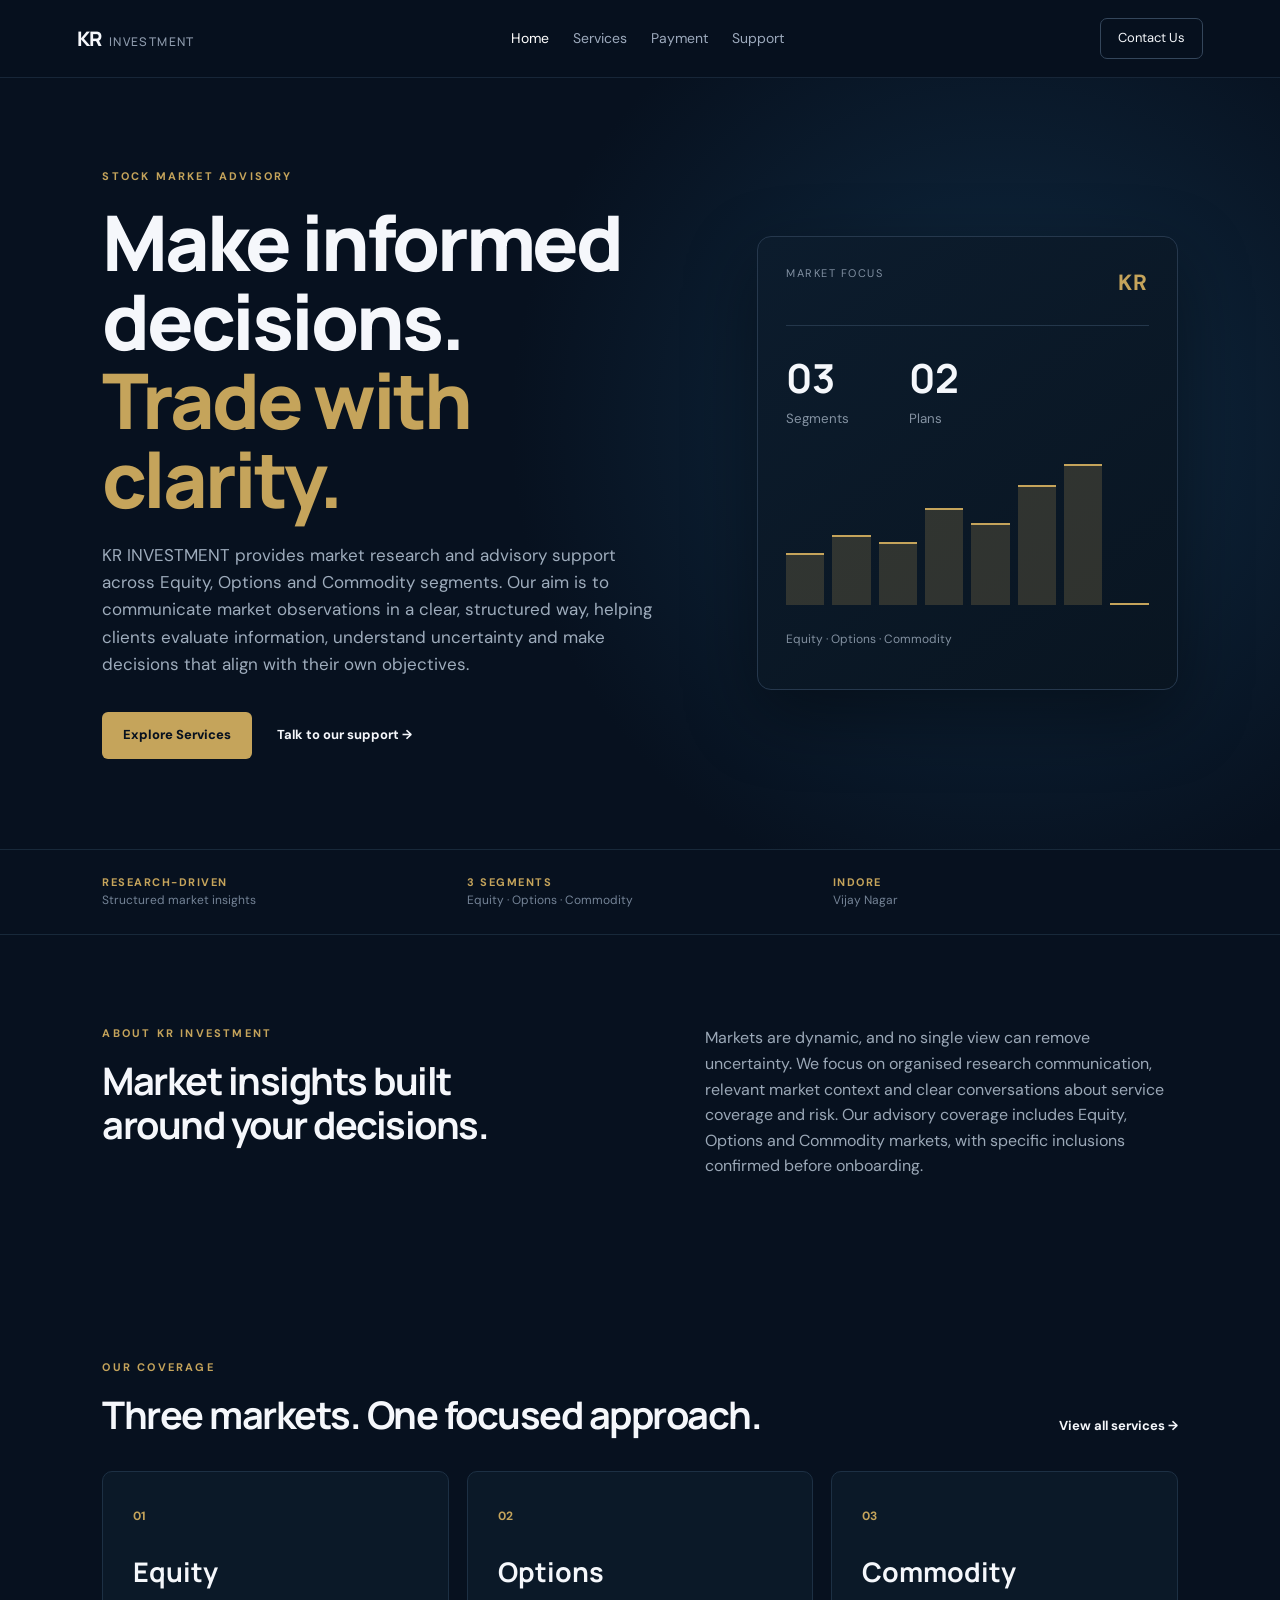
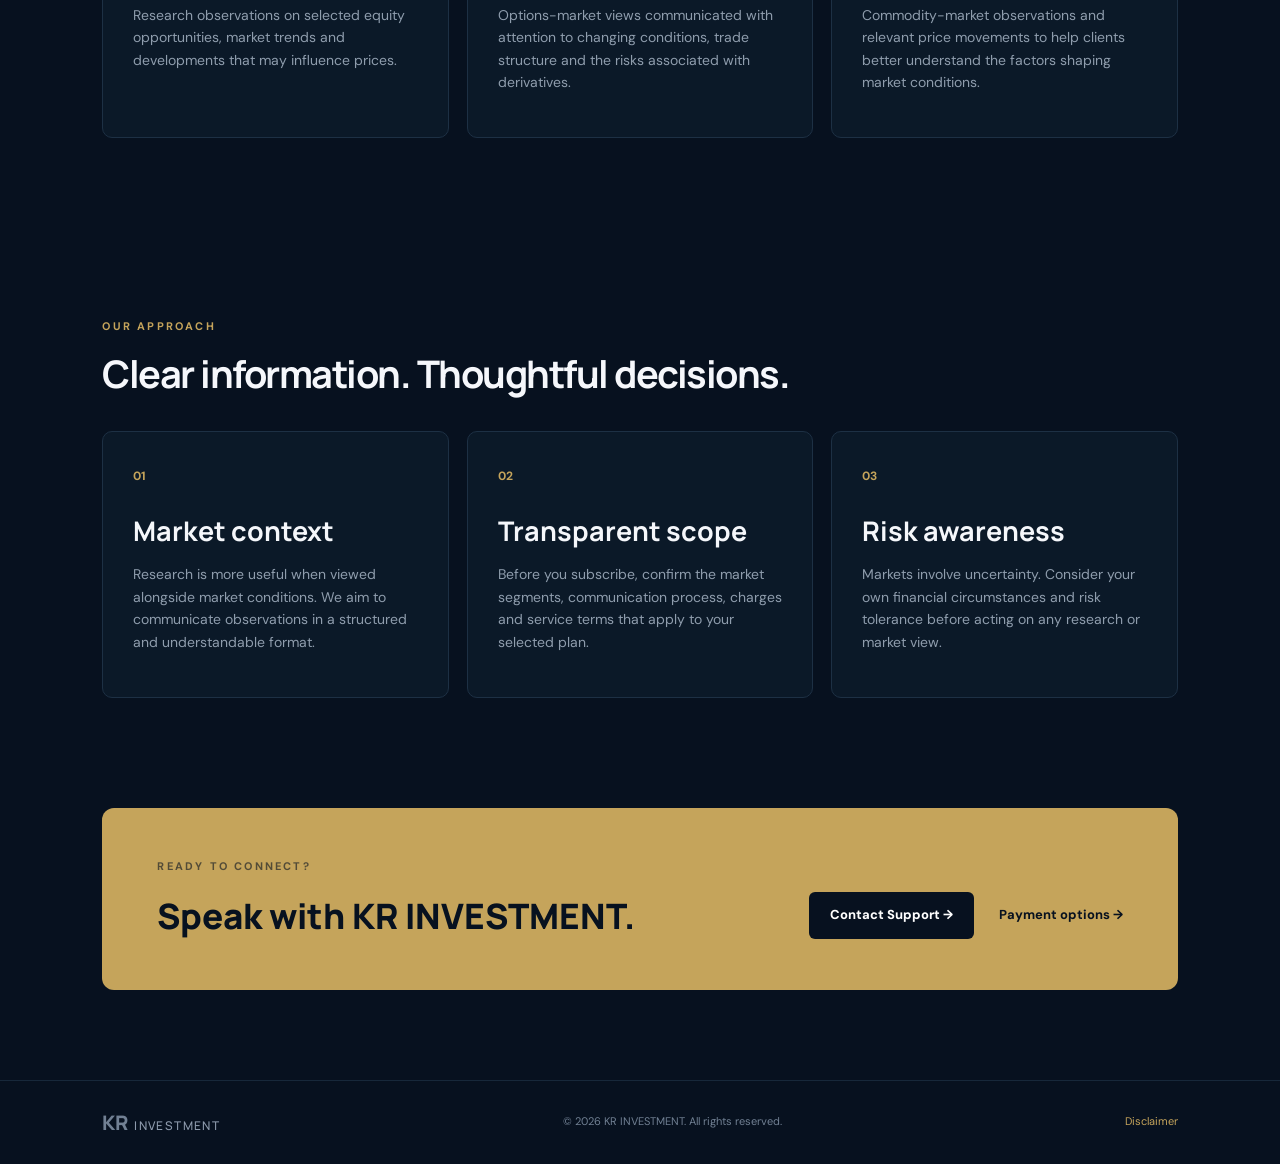
<file: index.html>
<!DOCTYPE html>
<html lang="en">
<head>
<meta charset="UTF-8">
<meta name="viewport" content="width=device-width,initial-scale=1">
<title>KR INVESTMENT | Stock Market Advisory</title>
<meta name="description" content="KR INVESTMENT provides research-based stock market advisory services across Equity, Options and Commodity segments.">
<link rel="stylesheet" href="style.css">
</head>
<body>
<header class="nav">
  <a class="logo" href="index.html">KR <span>INVESTMENT</span></a>
  <nav><a class="active" href="index.html">Home</a><a href="services.html">Services</a><a href="payment.html">Payment</a><a href="support.html">Support</a></nav>
  <a class="nav-btn" href="support.html">Contact Us</a>
</header>

<main>
<section class="hero">
  <div class="hero-copy">
    <div class="eyebrow">STOCK MARKET ADVISORY</div>
    <h1>Make informed decisions.<br><em>Trade with clarity.</em></h1>
    <p>KR INVESTMENT provides market research and advisory support across Equity, Options and Commodity segments. Our aim is to communicate market observations in a clear, structured way, helping clients evaluate information, understand uncertainty and make decisions that align with their own objectives.</p>
    <div class="hero-actions"><a class="btn" href="services.html">Explore Services</a><a class="text-link" href="support.html">Talk to our support →</a></div>
  </div>
  <div class="market-card">
    <div class="card-top"><span>MARKET FOCUS</span><b>KR</b></div>
    <div class="line"></div>
    <div class="stats"><div><strong>03</strong><small>Segments</small></div><div><strong>02</strong><small>Plans</small></div></div>
    <div class="mini-bars"><i></i><i></i><i></i><i></i><i></i><i></i><i></i><i></i></div>
    <p>Equity · Options · Commodity</p>
  </div>
</section>

<section class="trust">
  <div><b>RESEARCH-DRIVEN</b><span>Structured market insights</span></div>
  <div><b>3 SEGMENTS</b><span>Equity · Options · Commodity</span></div>
  <div><b>INDORE</b><span>Vijay Nagar</span></div>
</section>

<section class="intro section">
  <div><div class="eyebrow">ABOUT KR INVESTMENT</div><h2>Market insights built around your decisions.</h2></div>
  <p>Markets are dynamic, and no single view can remove uncertainty. We focus on organised research communication, relevant market context and clear conversations about service coverage and risk. Our advisory coverage includes Equity, Options and Commodity markets, with specific inclusions confirmed before onboarding.</p>
</section>

<section class="segments section">
  <div class="section-head"><div><div class="eyebrow">OUR COVERAGE</div><h2>Three markets. One focused approach.</h2></div><a href="services.html" class="text-link">View all services →</a></div>
  <div class="grid3">
    <article><span>01</span><h3>Equity</h3><p>Research observations on selected equity opportunities, market trends and developments that may influence prices.</p></article>
    <article><span>02</span><h3>Options</h3><p>Options-market views communicated with attention to changing conditions, trade structure and the risks associated with derivatives.</p></article>
    <article><span>03</span><h3>Commodity</h3><p>Commodity-market observations and relevant price movements to help clients better understand the factors shaping market conditions.</p></article>
  </div>
</section>

<section class="section">
  <div class="section-head"><div><div class="eyebrow">OUR APPROACH</div><h2>Clear information. Thoughtful decisions.</h2></div></div>
  <div class="grid3">
    <article><span>01</span><h3>Market context</h3><p>Research is more useful when viewed alongside market conditions. We aim to communicate observations in a structured and understandable format.</p></article>
    <article><span>02</span><h3>Transparent scope</h3><p>Before you subscribe, confirm the market segments, communication process, charges and service terms that apply to your selected plan.</p></article>
    <article><span>03</span><h3>Risk awareness</h3><p>Markets involve uncertainty. Consider your own financial circumstances and risk tolerance before acting on any research or market view.</p></article>
  </div>
</section>

<section class="cta"><div><div class="eyebrow">READY TO CONNECT?</div><h2>Speak with KR INVESTMENT.</h2></div><div class="hero-actions"><a class="btn light" href="support.html">Contact Support →</a><a class="text-link" href="payment.html">Payment options →</a></div></section>
</main>
<footer><div class="logo">KR <span>INVESTMENT</span></div><p>© 2026 KR INVESTMENT. All rights reserved.</p><a href="support.html#disclaimer">Disclaimer</a></footer>
</body></html>
</file>
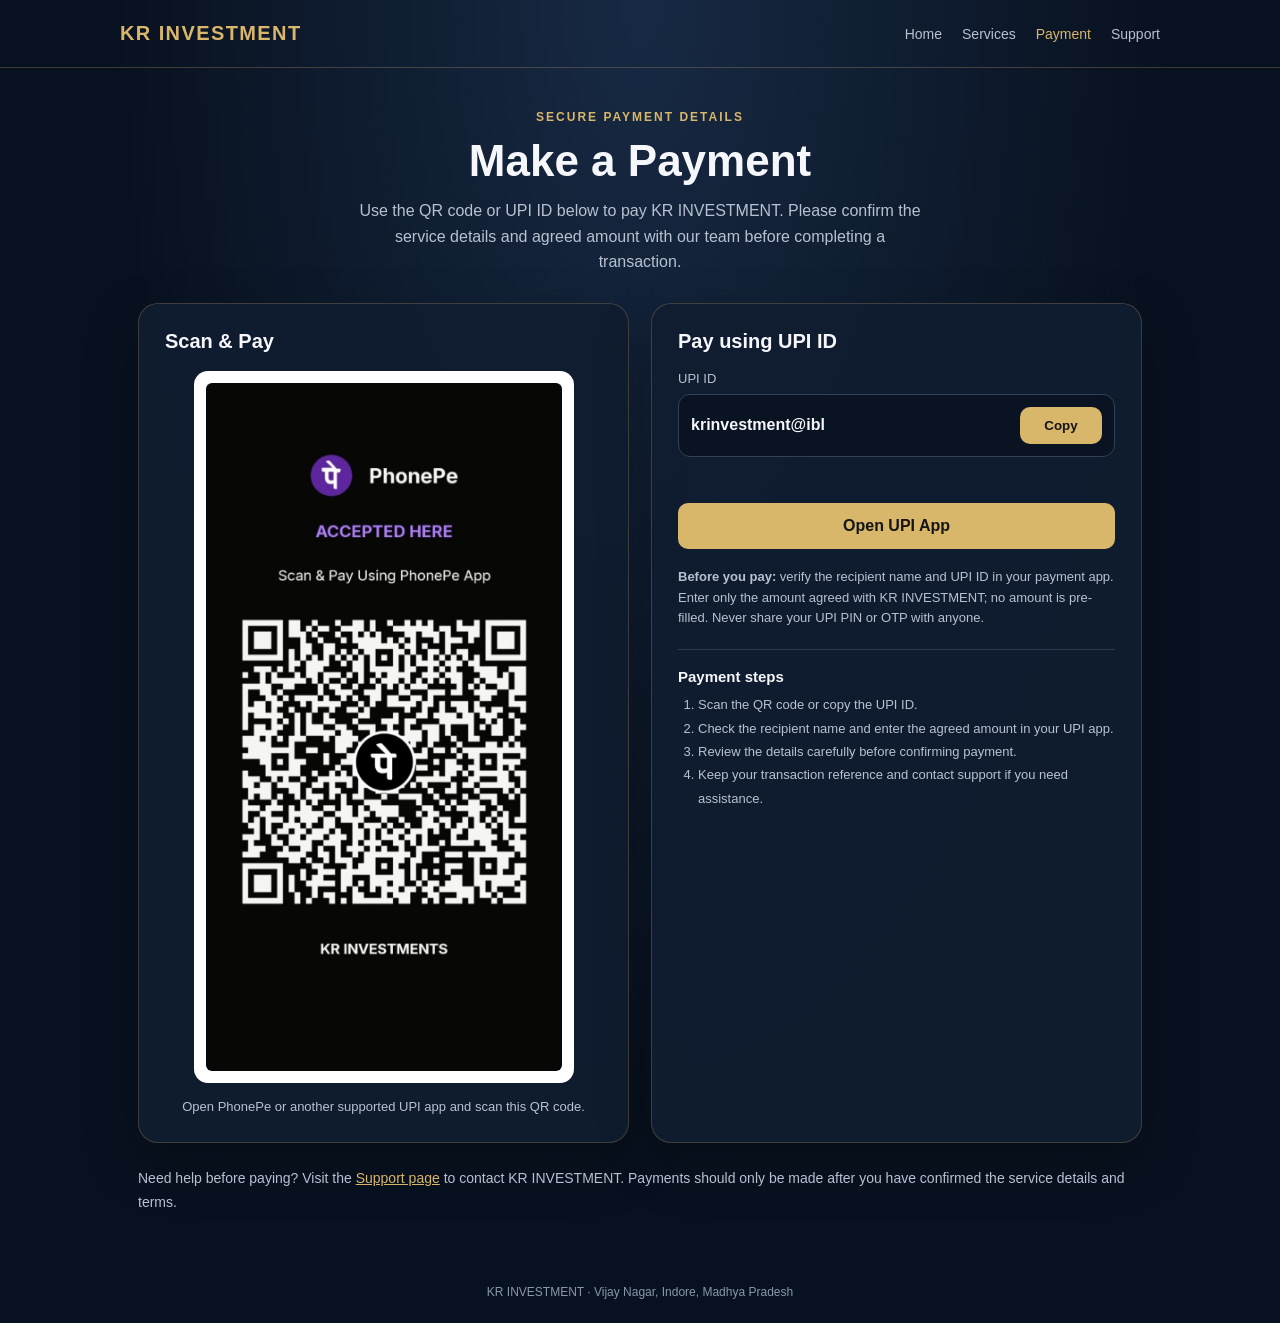
<file: payment.html>
<!doctype html>
<html lang="en">
<head>
  <meta charset="utf-8">
  <meta name="viewport" content="width=device-width, initial-scale=1">
  <meta name="theme-color" content="#08111f">
  <title>Make a Payment | KR INVESTMENT</title>
  <style>
    :root { --navy:#08111f; --panel:#101d30; --gold:#d8b66a; --text:#f6f7fb; --muted:#b7c1d1; }
    * { box-sizing:border-box; }
    body { margin:0; min-height:100vh; font-family:Arial,Helvetica,sans-serif; color:var(--text);
      background:radial-gradient(ellipse at top,#172943 0%,var(--navy) 58%); }
    header { padding:22px 18px; border-bottom:1px solid rgba(216,182,106,.25); }
    .nav { max-width:1040px; margin:auto; display:flex; justify-content:space-between; align-items:center; gap:14px; }
    .brand { color:var(--gold); font-size:20px; font-weight:800; letter-spacing:1.4px; text-decoration:none; }
    .back { color:var(--muted); text-decoration:none; font-size:14px; }
    .nav-links { display:flex; align-items:center; gap:20px; flex-wrap:wrap; }
    .nav-links a { color:var(--muted); text-decoration:none; font-size:14px; }
    .nav-links a:hover, .nav-links a.active { color:var(--gold); }
    .steps { margin-top:20px; padding-top:18px; border-top:1px solid #2a3b50; }
    .steps h3 { font-size:15px; margin:0 0 8px; }
    .steps ol { padding-left:20px; margin:0; color:var(--muted); font-size:13px; line-height:1.8; }
    .payment-help { margin-top:24px; color:var(--muted); line-height:1.7; font-size:14px; }
    main { max-width:1040px; margin:0 auto; padding:42px 18px 56px; }
    .intro { text-align:center; margin-bottom:28px; }
    .eyebrow { color:var(--gold); text-transform:uppercase; letter-spacing:2px; font-size:12px; font-weight:bold; }
    h1 { font-size:clamp(30px,5vw,44px); margin:12px 0; }
    .intro p { color:var(--muted); line-height:1.6; margin:0 auto; max-width:570px; }
    .layout { display:grid; grid-template-columns:1fr 1fr; gap:22px; align-items:stretch; }
    .card { background:rgba(16,29,48,.94); border:1px solid rgba(216,182,106,.23); border-radius:20px; padding:26px; box-shadow:0 20px 55px rgba(0,0,0,.22); }
    .card h2 { font-size:20px; margin:0 0 18px; }
    .qr-wrap { background:#fff; border-radius:14px; padding:12px; max-width:380px; margin:0 auto; }
    .qr-wrap img { display:block; width:100%; height:auto; border-radius:6px; }
    .qr-caption { color:var(--muted); font-size:13px; text-align:center; margin:14px 0 0; line-height:1.5; }
    .upi-label { color:var(--muted); font-size:13px; margin-bottom:8px; }
    .upi-row { display:flex; align-items:center; gap:10px; background:#091321; border:1px solid #314158; border-radius:12px; padding:12px; }
    .upi-id { overflow-wrap:anywhere; font-size:16px; font-weight:700; flex:1; }
    button { cursor:pointer; border:0; border-radius:10px; font-weight:700; transition:transform .15s ease,opacity .15s ease; }
    button:active { transform:scale(.98); }
    .copy-btn { background:var(--gold); color:#151515; padding:11px 14px; min-width:82px; }
    .copy-btn:focus-visible, a:focus-visible { outline:2px solid white; outline-offset:3px; }
    .pay-btn { display:block; text-align:center; width:100%; padding:14px 16px; margin-top:16px; color:#151515; background:var(--gold); text-decoration:none; border-radius:10px; font-weight:800; }
    .note { margin-top:18px; color:var(--muted); font-size:13px; line-height:1.6; }
    .status { min-height:20px; color:#9fe3bd; font-size:13px; margin-top:10px; }
    footer { text-align:center; color:#8997ab; font-size:12px; padding:0 18px 24px; }
    @media(max-width:720px) { main { padding-top:30px; } .layout { grid-template-columns:1fr; } .card { padding:20px; } .qr-wrap { max-width:340px; } }
  </style>
</head>
<body>
  <header>
    <nav class="nav" aria-label="Main navigation">
      <a class="brand" href="/">KR INVESTMENT</a>
      <div class="nav-links" aria-label="Main navigation">
        <a href="index.html">Home</a>
        <a href="services.html">Services</a>
        <a class="active" href="payment.html">Payment</a>
        <a href="support.html">Support</a>
      </div>
    </nav>
  </header>
  <main>
    <section class="intro">
      <div class="eyebrow">Secure payment details</div>
      <h1>Make a Payment</h1>
      <p>Use the QR code or UPI ID below to pay KR INVESTMENT. Please confirm the service details and agreed amount with our team before completing a transaction.</p>
    </section>
    <section class="layout">
      <article class="card">
        <h2>Scan &amp; Pay</h2>
        <div class="qr-wrap">
          <img src="assets/phonepe-qr.jpg" alt="PhonePe QR code for KR INVESTMENTS" />
        </div>
        <p class="qr-caption">Open PhonePe or another supported UPI app and scan this QR code.</p>
      </article>
      <article class="card">
        <h2>Pay using UPI ID</h2>
        <div class="upi-label">UPI ID</div>
        <div class="upi-row">
          <div class="upi-id" id="upiId">krinvestment@ibl</div>
          <button class="copy-btn" type="button" id="copyButton">Copy</button>
        </div>
        <div class="status" id="copyStatus" role="status" aria-live="polite"></div>
        <a class="pay-btn" href="upi://pay?pa=krinvestment%40ibl&pn=KR%20INVESTMENTS" id="upiPayLink">Open UPI App</a>
        <p class="note"><strong>Before you pay:</strong> verify the recipient name and UPI ID in your payment app. Enter only the amount agreed with KR INVESTMENT; no amount is pre-filled. Never share your UPI PIN or OTP with anyone.</p>
        <div class="steps"><h3>Payment steps</h3><ol><li>Scan the QR code or copy the UPI ID.</li><li>Check the recipient name and enter the agreed amount in your UPI app.</li><li>Review the details carefully before confirming payment.</li><li>Keep your transaction reference and contact support if you need assistance.</li></ol></div>
      </article>
    </section>
    <p class="payment-help">Need help before paying? Visit the <a href="support.html" style="color:var(--gold)">Support page</a> to contact KR INVESTMENT. Payments should only be made after you have confirmed the service details and terms.</p>
  </main>
  <footer>KR INVESTMENT · Vijay Nagar, Indore, Madhya Pradesh</footer>
  <script>
    const copyButton = document.getElementById('copyButton');
    const upiId = document.getElementById('upiId').textContent.trim();
    const status = document.getElementById('copyStatus');

    copyButton.addEventListener('click', async () => {
      try {
        if (navigator.clipboard && window.isSecureContext) {
          await navigator.clipboard.writeText(upiId);
        } else {
          const field = document.createElement('textarea');
          field.value = upiId;
          field.style.position = 'fixed';
          field.style.opacity = '0';
          document.body.appendChild(field);
          field.select();
          const copied = document.execCommand('copy');
          field.remove();
          if (!copied) throw new Error('Copy unavailable');
        }
        status.textContent = 'UPI ID copied.';
        copyButton.textContent = 'Copied!';
        setTimeout(() => { copyButton.textContent = 'Copy'; }, 1800);
      } catch (e) {
        status.textContent = 'Please copy manually: ' + upiId;
      }
    });
  </script>
</body>
</html>
</file>
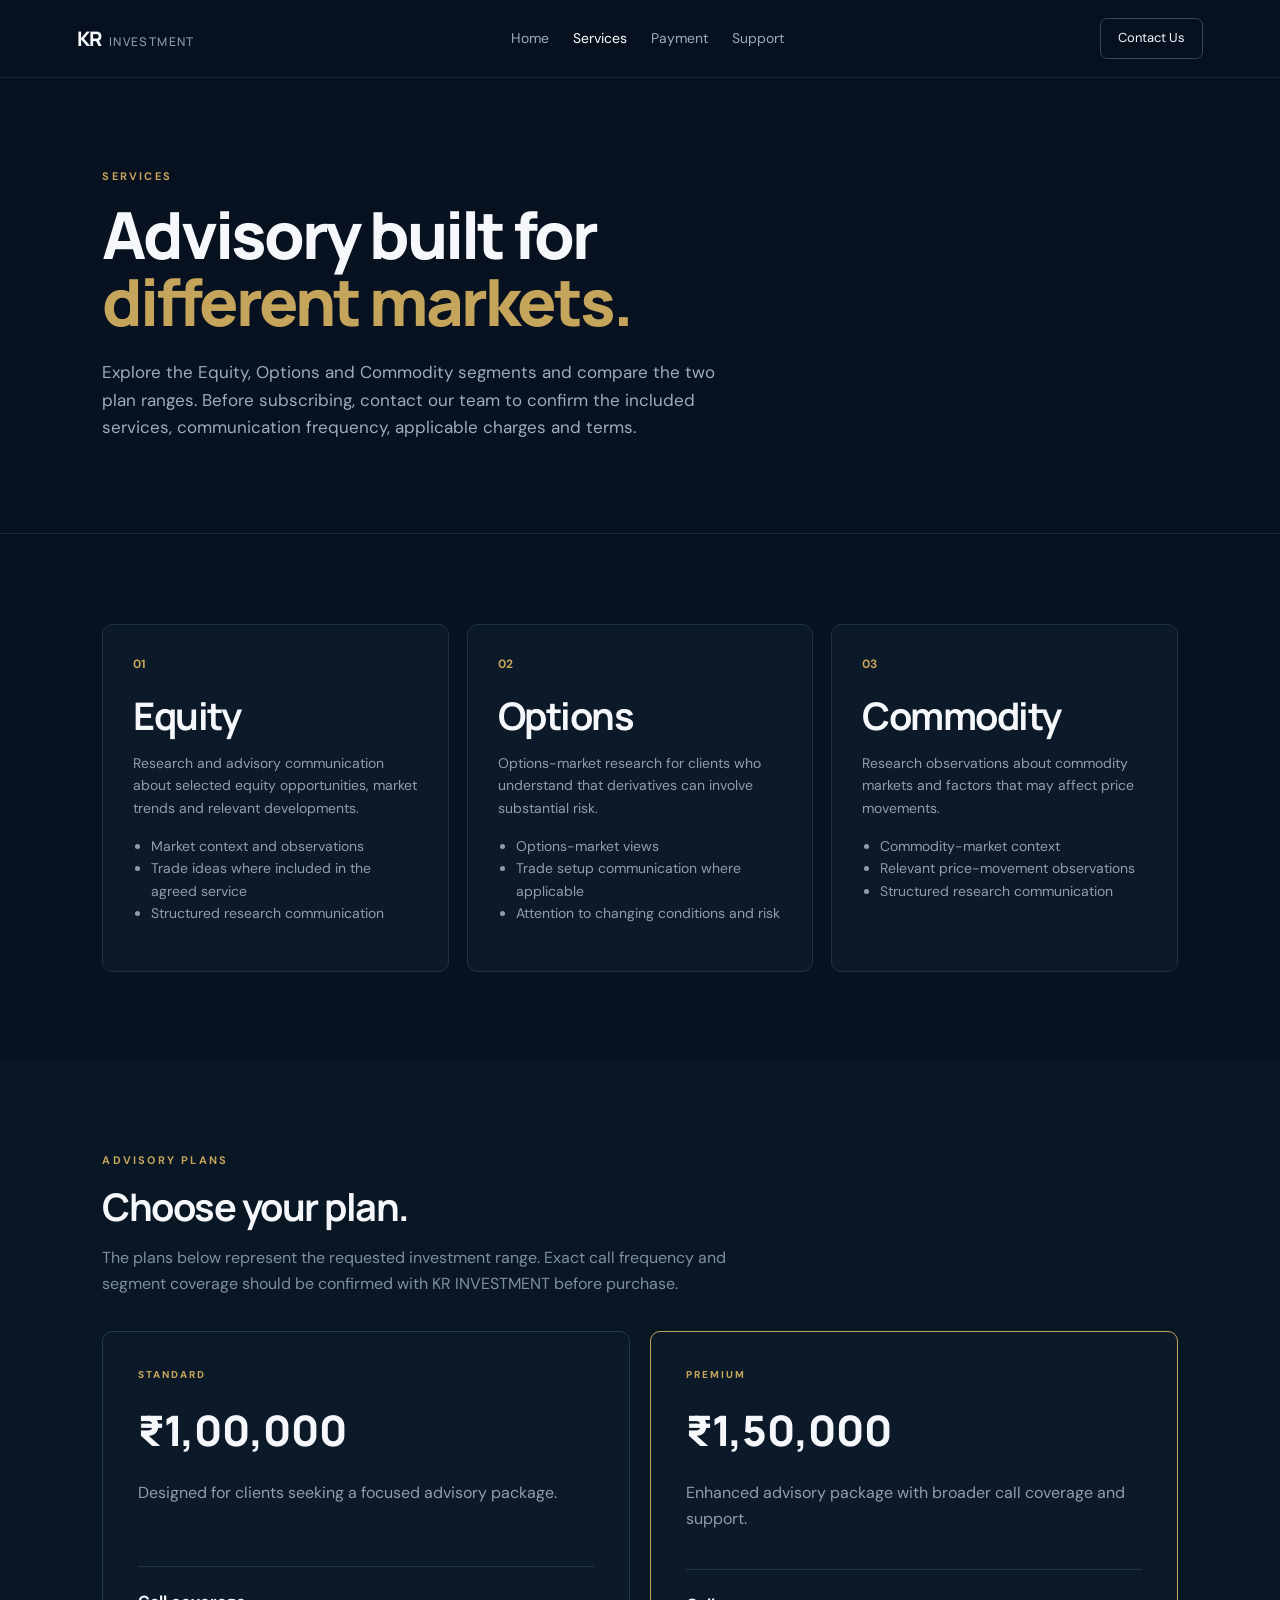
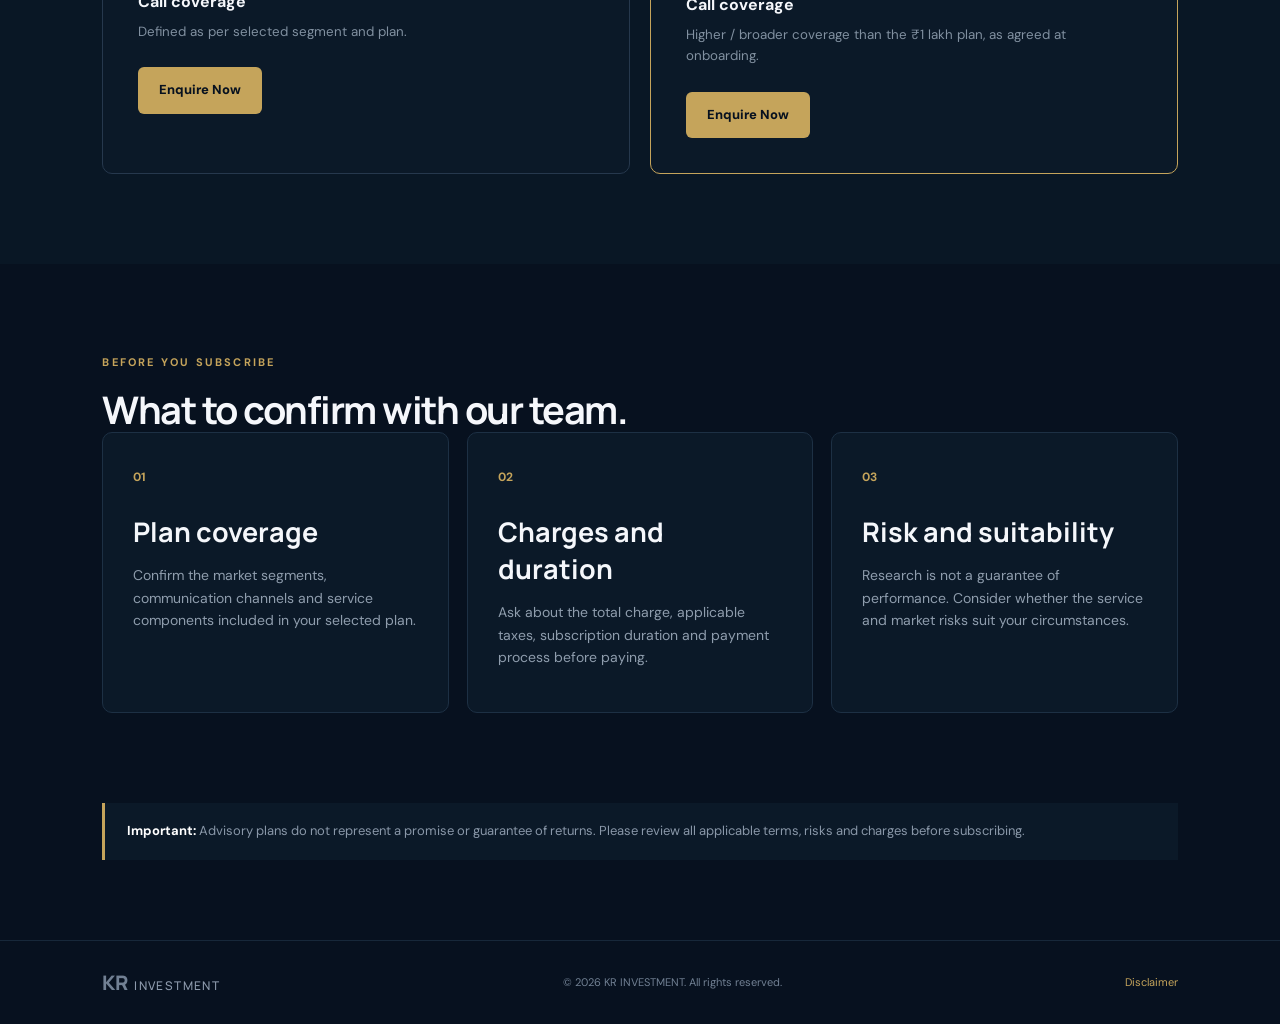
<file: services.html>
<!DOCTYPE html>
<html lang="en"><head><meta charset="UTF-8"><meta name="viewport" content="width=device-width,initial-scale=1">
<title>Services | KR INVESTMENT</title><meta name="description" content="KR INVESTMENT advisory services for Equity, Options and Commodity markets."><link rel="stylesheet" href="style.css"></head>
<body>
<header class="nav"><a class="logo" href="index.html">KR <span>INVESTMENT</span></a><nav><a href="index.html">Home</a><a class="active" href="services.html">Services</a><a href="payment.html">Payment</a><a href="support.html">Support</a></nav><a class="nav-btn" href="support.html">Contact Us</a></header>
<main>
<section class="page-hero"><div class="eyebrow">SERVICES</div><h1>Advisory built for<br><em>different markets.</em></h1><p>Explore the Equity, Options and Commodity segments and compare the two plan ranges. Before subscribing, contact our team to confirm the included services, communication frequency, applicable charges and terms.</p></section>
<section class="section"><div class="grid3 service-cards">
<article><div class="num">01</div><h2>Equity</h2><p>Research and advisory communication about selected equity opportunities, market trends and relevant developments.</p><ul><li>Market context and observations</li><li>Trade ideas where included in the agreed service</li><li>Structured research communication</li></ul></article>
<article><div class="num">02</div><h2>Options</h2><p>Options-market research for clients who understand that derivatives can involve substantial risk.</p><ul><li>Options-market views</li><li>Trade setup communication where applicable</li><li>Attention to changing conditions and risk</li></ul></article>
<article><div class="num">03</div><h2>Commodity</h2><p>Research observations about commodity markets and factors that may affect price movements.</p><ul><li>Commodity-market context</li><li>Relevant price-movement observations</li><li>Structured research communication</li></ul></article>
</div></section>
<section class="plans section"><div class="eyebrow">ADVISORY PLANS</div><h2>Choose your plan.</h2><p class="muted">The plans below represent the requested investment range. Exact call frequency and segment coverage should be confirmed with KR INVESTMENT before purchase.</p>
<div class="plan-grid">
<div class="plan"><span class="tag">STANDARD</span><h3>₹1,00,000</h3><p>Designed for clients seeking a focused advisory package.</p><div class="divider"></div><b>Call coverage</b><small>Defined as per selected segment and plan.</small><a class="btn" href="support.html">Enquire Now</a></div>
<div class="plan featured"><span class="tag">PREMIUM</span><h3>₹1,50,000</h3><p>Enhanced advisory package with broader call coverage and support.</p><div class="divider"></div><b>Call coverage</b><small>Higher / broader coverage than the ₹1 lakh plan, as agreed at onboarding.</small><a class="btn" href="support.html">Enquire Now</a></div>
</div></section>
<section class="section">
  <div class="eyebrow">BEFORE YOU SUBSCRIBE</div><h2>What to confirm with our team.</h2>
  <div class="grid3">
    <article><span>01</span><h3>Plan coverage</h3><p>Confirm the market segments, communication channels and service components included in your selected plan.</p></article>
    <article><span>02</span><h3>Charges and duration</h3><p>Ask about the total charge, applicable taxes, subscription duration and payment process before paying.</p></article>
    <article><span>03</span><h3>Risk and suitability</h3><p>Research is not a guarantee of performance. Consider whether the service and market risks suit your circumstances.</p></article>
  </div>
</section>
<section class="notice"><b>Important:</b> Advisory plans do not represent a promise or guarantee of returns. Please review all applicable terms, risks and charges before subscribing.</section>
</main>
<footer><div class="logo">KR <span>INVESTMENT</span></div><p>© 2026 KR INVESTMENT. All rights reserved.</p><a href="support.html#disclaimer">Disclaimer</a></footer>
</body></html>
</file>
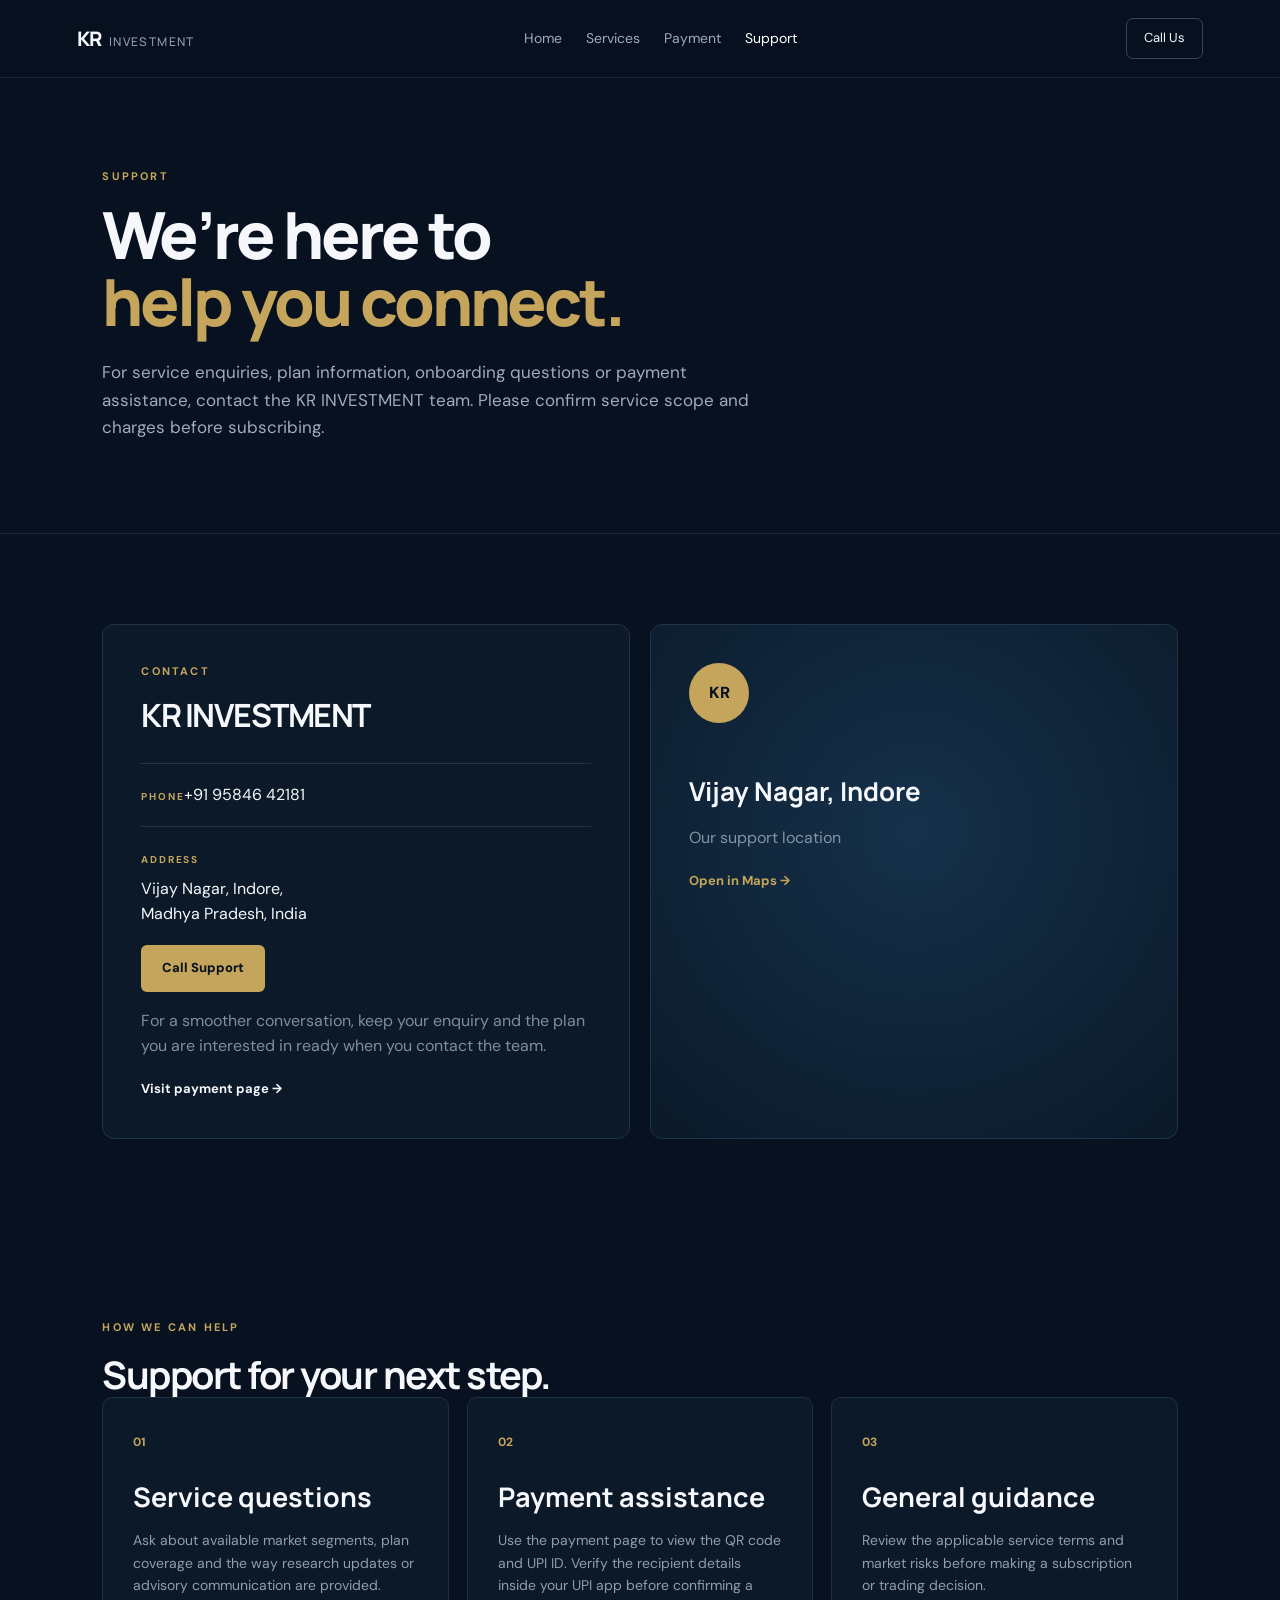
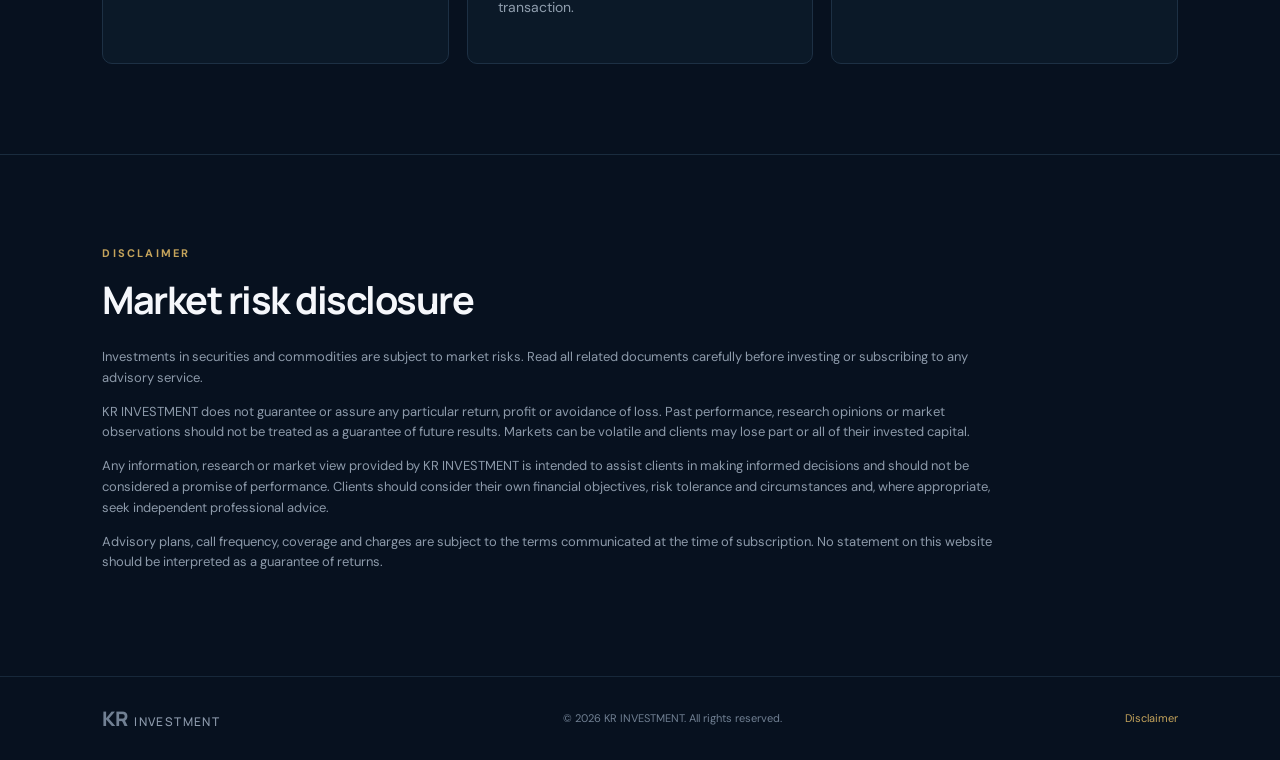
<file: support.html>
<!DOCTYPE html>
<html lang="en"><head><meta charset="UTF-8"><meta name="viewport" content="width=device-width,initial-scale=1">
<title>Support | KR INVESTMENT</title><meta name="description" content="Contact KR INVESTMENT support in Vijay Nagar, Indore."><link rel="stylesheet" href="style.css"></head>
<body>
<header class="nav"><a class="logo" href="index.html">KR <span>INVESTMENT</span></a><nav><a href="index.html">Home</a><a href="services.html">Services</a><a href="payment.html">Payment</a><a class="active" href="support.html">Support</a></nav><a class="nav-btn" href="tel:+919584642181">Call Us</a></header>
<main>
<section class="page-hero"><div class="eyebrow">SUPPORT</div><h1>We’re here to<br><em>help you connect.</em></h1><p>For service enquiries, plan information, onboarding questions or payment assistance, contact the KR INVESTMENT team. Please confirm service scope and charges before subscribing.</p></section>
<section class="section support-grid">
<div class="contact-box"><div class="eyebrow">CONTACT</div><h2>KR INVESTMENT</h2><div class="contact-item"><span>PHONE</span><a href="tel:+919584642181">+91 95846 42181</a></div><div class="contact-item"><span>ADDRESS</span><p>Vijay Nagar, Indore,<br>Madhya Pradesh, India</p></div><a class="btn" href="tel:+919584642181">Call Support</a><p class="muted">For a smoother conversation, keep your enquiry and the plan you are interested in ready when you contact the team.</p><a class="text-link" href="payment.html">Visit payment page →</a></div>
<div class="map-box"><div class="map-pin">KR</div><h3>Vijay Nagar, Indore</h3><p>Our support location</p><a href="https://www.google.com/maps/search/?api=1&query=Vijay+Nagar+Indore+Madhya+Pradesh" target="_blank">Open in Maps →</a></div>
</section>
<section class="section">
  <div class="eyebrow">HOW WE CAN HELP</div><h2>Support for your next step.</h2>
  <div class="grid3">
    <article><span>01</span><h3>Service questions</h3><p>Ask about available market segments, plan coverage and the way research updates or advisory communication are provided.</p></article>
    <article><span>02</span><h3>Payment assistance</h3><p>Use the payment page to view the QR code and UPI ID. Verify the recipient details inside your UPI app before confirming a transaction.</p></article>
    <article><span>03</span><h3>General guidance</h3><p>Review the applicable service terms and market risks before making a subscription or trading decision.</p></article>
  </div>
</section>
<section class="disclaimer section" id="disclaimer"><div class="eyebrow">DISCLAIMER</div><h2>Market risk disclosure</h2>
<p>Investments in securities and commodities are subject to market risks. Read all related documents carefully before investing or subscribing to any advisory service.</p>
<p>KR INVESTMENT does not guarantee or assure any particular return, profit or avoidance of loss. Past performance, research opinions or market observations should not be treated as a guarantee of future results. Markets can be volatile and clients may lose part or all of their invested capital.</p>
<p>Any information, research or market view provided by KR INVESTMENT is intended to assist clients in making informed decisions and should not be considered a promise of performance. Clients should consider their own financial objectives, risk tolerance and circumstances and, where appropriate, seek independent professional advice.</p>
<p>Advisory plans, call frequency, coverage and charges are subject to the terms communicated at the time of subscription. No statement on this website should be interpreted as a guarantee of returns.</p>
</section>
</main>
<footer><div class="logo">KR <span>INVESTMENT</span></div><p>© 2026 KR INVESTMENT. All rights reserved.</p><a href="#disclaimer">Disclaimer</a></footer>
</body></html>
</file>
<file: style.css>
@import url('https://fonts.googleapis.com/css2?family=DM+Sans:wght@400;500;600;700&family=Manrope:wght@500;600;700;800&display=swap');
*{box-sizing:border-box}html{scroll-behavior:smooth}body{margin:0;background:#07111f;color:#f5f7fb;font-family:'DM Sans',Arial,sans-serif;line-height:1.6}a{color:inherit;text-decoration:none}.nav{height:78px;display:flex;align-items:center;justify-content:space-between;padding:0 6%;border-bottom:1px solid #172638;background:#07111ff2;position:sticky;top:0;z-index:10;backdrop-filter:blur(12px)}.logo{font:800 20px Manrope;letter-spacing:-.7px}.logo span{font-weight:500;color:#8e9bad;margin-left:4px;font-size:12px;letter-spacing:1.4px}nav{display:flex;gap:34px}nav a{font-size:14px;color:#9daabd}nav a:hover,nav a.active{color:#fff}.nav-btn{border:1px solid #34465b;border-radius:7px;padding:9px 17px;font-size:13px}.hero{min-height:650px;padding:90px 8%;display:grid;grid-template-columns:1.15fr .85fr;gap:8%;align-items:center;background:radial-gradient(circle at 78% 45%,#102b43 0,#07111f 45%)}.eyebrow{font-size:11px;letter-spacing:2.2px;font-weight:700;color:#c5a45b;margin-bottom:16px}.hero h1,.page-hero h1{font:800 clamp(42px,6vw,78px)/1.03 Manrope;letter-spacing:-3px;margin:0 0 24px}.hero h1 em,.page-hero h1 em{font-style:normal;color:#c5a45b}.hero p,.page-hero p{max-width:650px;color:#9eacbc;font-size:17px}.hero-actions{display:flex;gap:25px;align-items:center;margin-top:34px}.btn{display:inline-block;background:#c5a45b;color:#07111f;font-weight:800;border-radius:6px;padding:13px 21px;font-size:13px}.text-link{font-size:13px;font-weight:700}.market-card{border:1px solid #26384d;background:linear-gradient(145deg,#0c1c2d,#091521);border-radius:14px;padding:28px;box-shadow:0 25px 70px #0006}.card-top{display:flex;justify-content:space-between;color:#8190a2;font-size:11px;letter-spacing:1.5px}.card-top b{color:#c5a45b;font-size:22px}.line{height:1px;background:#24374b;margin:24px 0}.stats{display:flex;gap:60px}.stats strong{display:block;font:700 40px Manrope}.stats small{color:#8492a2}.mini-bars{height:150px;display:flex;align-items:end;gap:8px;margin:25px 0}.mini-bars i{display:block;width:11%;background:#c5a45b33;border-top:2px solid #c5a45b}.mini-bars i:nth-child(1){height:35%}.mini-bars i:nth-child(2){height:47%}.mini-bars i:nth-child(3){height:42%}.mini-bars i:nth-child(4){height:65%}.mini-bars i:nth-child(5){height:55%}.mini-bars i:nth-child(6){height:80%}.mini-bars i:nth-child(7){height:94%}.market-card>p{color:#8290a0;font-size:12px}.trust{display:grid;grid-template-columns:repeat(3,1fr);border-top:1px solid #18293a;border-bottom:1px solid #18293a;padding:24px 8%;gap:20px}.trust div{display:flex;flex-direction:column}.trust b{font-size:11px;letter-spacing:1.5px;color:#c5a45b}.trust span{font-size:12px;color:#748396}.section{padding:90px 8%}.intro{display:grid;grid-template-columns:1fr 1fr;gap:12%;align-items:start}.intro h2,.section h2{font:700 38px/1.15 Manrope;letter-spacing:-1.5px;margin:0}.intro p{color:#9ba8b7;font-size:16px;margin:0}.section-head{display:flex;justify-content:space-between;align-items:end;margin-bottom:35px}.grid3{display:grid;grid-template-columns:repeat(3,1fr);gap:18px}.grid3 article{background:#0b1928;border:1px solid #1d3044;border-radius:10px;padding:30px;min-height:230px}.grid3 article span,.num{color:#c5a45b;font-size:12px;font-weight:700}.grid3 h3{font:700 27px Manrope;margin:25px 0 10px}.grid3 p,li{color:#8f9dad;font-size:14px}.cta{margin:20px 8% 90px;padding:50px 55px;border-radius:12px;background:#c5a45b;color:#07111f;display:flex;align-items:center;justify-content:space-between}.cta .eyebrow{color:#07111f99}.cta h2{margin:0;font:800 35px Manrope}.btn.light{background:#07111f;color:#fff}.page-hero{padding:90px 8% 75px;border-bottom:1px solid #17283a}.page-hero h1{font-size:65px}.service-cards article{min-height:320px}.service-cards h2{margin-top:20px}.service-cards ul{padding-left:18px}.plans{background:#091725}.plans>h2{margin-bottom:10px}.muted{color:#7f8e9f;max-width:650px}.plan-grid{display:grid;grid-template-columns:1fr 1fr;gap:20px;margin-top:35px}.plan{border:1px solid #26384d;background:#0b1928;border-radius:10px;padding:35px;display:flex;flex-direction:column}.plan.featured{border-color:#c5a45b}.tag{font-size:10px;letter-spacing:2px;color:#c5a45b;font-weight:800}.plan h3{font:800 42px Manrope;margin:18px 0 5px}.plan p{color:#8f9dad;min-height:48px}.divider{height:1px;background:#233548;margin:22px 0}.plan small{color:#8190a0;margin:6px 0 25px}.plan .btn{align-self:flex-start}.notice{margin:0 8% 80px;padding:18px 22px;border-left:3px solid #c5a45b;background:#0b1928;color:#8997a8;font-size:13px}.notice b{color:#fff}.support-grid{display:grid;grid-template-columns:1fr 1fr;gap:20px}.contact-box,.map-box{background:#0b1928;border:1px solid #203348;border-radius:12px;padding:38px}.contact-box h2{font-size:32px;margin-bottom:30px}.contact-item{border-top:1px solid #203348;padding:18px 0}.contact-item span{font-size:10px;letter-spacing:1.8px;color:#c5a45b;font-weight:700}.contact-item a,.contact-item p{font-size:16px;margin:5px 0 0}.map-box{min-height:330px;background:radial-gradient(circle at 50% 40%,#15314b,#0b1928)}.map-pin{height:60px;width:60px;border-radius:50%;display:grid;place-items:center;background:#c5a45b;color:#07111f;font-weight:800;margin-bottom:50px}.map-box h3{font:700 26px Manrope;margin:0}.map-box p{color:#8493a3}.map-box>a{color:#c5a45b;font-weight:700;font-size:13px}.disclaimer{border-top:1px solid #1a2c3e}.disclaimer h2{margin-bottom:25px}.disclaimer p{max-width:900px;color:#8d9aaa;font-size:13px}footer{border-top:1px solid #17283a;padding:28px 8%;display:flex;align-items:center;gap:30px;color:#718093;font-size:11px}footer p{margin:auto}footer>a{color:#c5a45b}
@media(max-width:800px){.nav{padding:0 5%;height:70px}.nav nav{gap:14px}.nav-btn{display:none}.hero{grid-template-columns:1fr;padding:65px 6%;min-height:auto}.market-card{margin-top:20px}.hero h1,.page-hero h1{font-size:45px;letter-spacing:-2px}.trust,.intro,.grid3,.plan-grid,.support-grid{grid-template-columns:1fr}.section{padding:65px 6%}.trust{padding:20px 6%;gap:18px}.section-head{display:block}.section-head .text-link{display:inline-block;margin-top:18px}.cta{margin:10px 6% 65px;padding:35px 28px;display:block}.cta h2{font-size:27px;margin-bottom:22px}.page-hero{padding:65px 6%}.service-cards article{min-height:auto}footer{padding:25px 6%;display:block}footer p{margin:12px 0}.logo{font-size:17px}nav a{font-size:12px}}

/* Expanded site navigation and content refinements */
nav{gap:24px}
@media(max-width:800px){.nav nav{gap:10px}.nav nav a{font-size:11px}}
@media(max-width:520px){.nav{gap:7px}.nav nav{gap:7px}.nav nav a{font-size:10px}.logo span{font-size:10px;letter-spacing:.7px}.nav-btn{display:none}}
</file>
